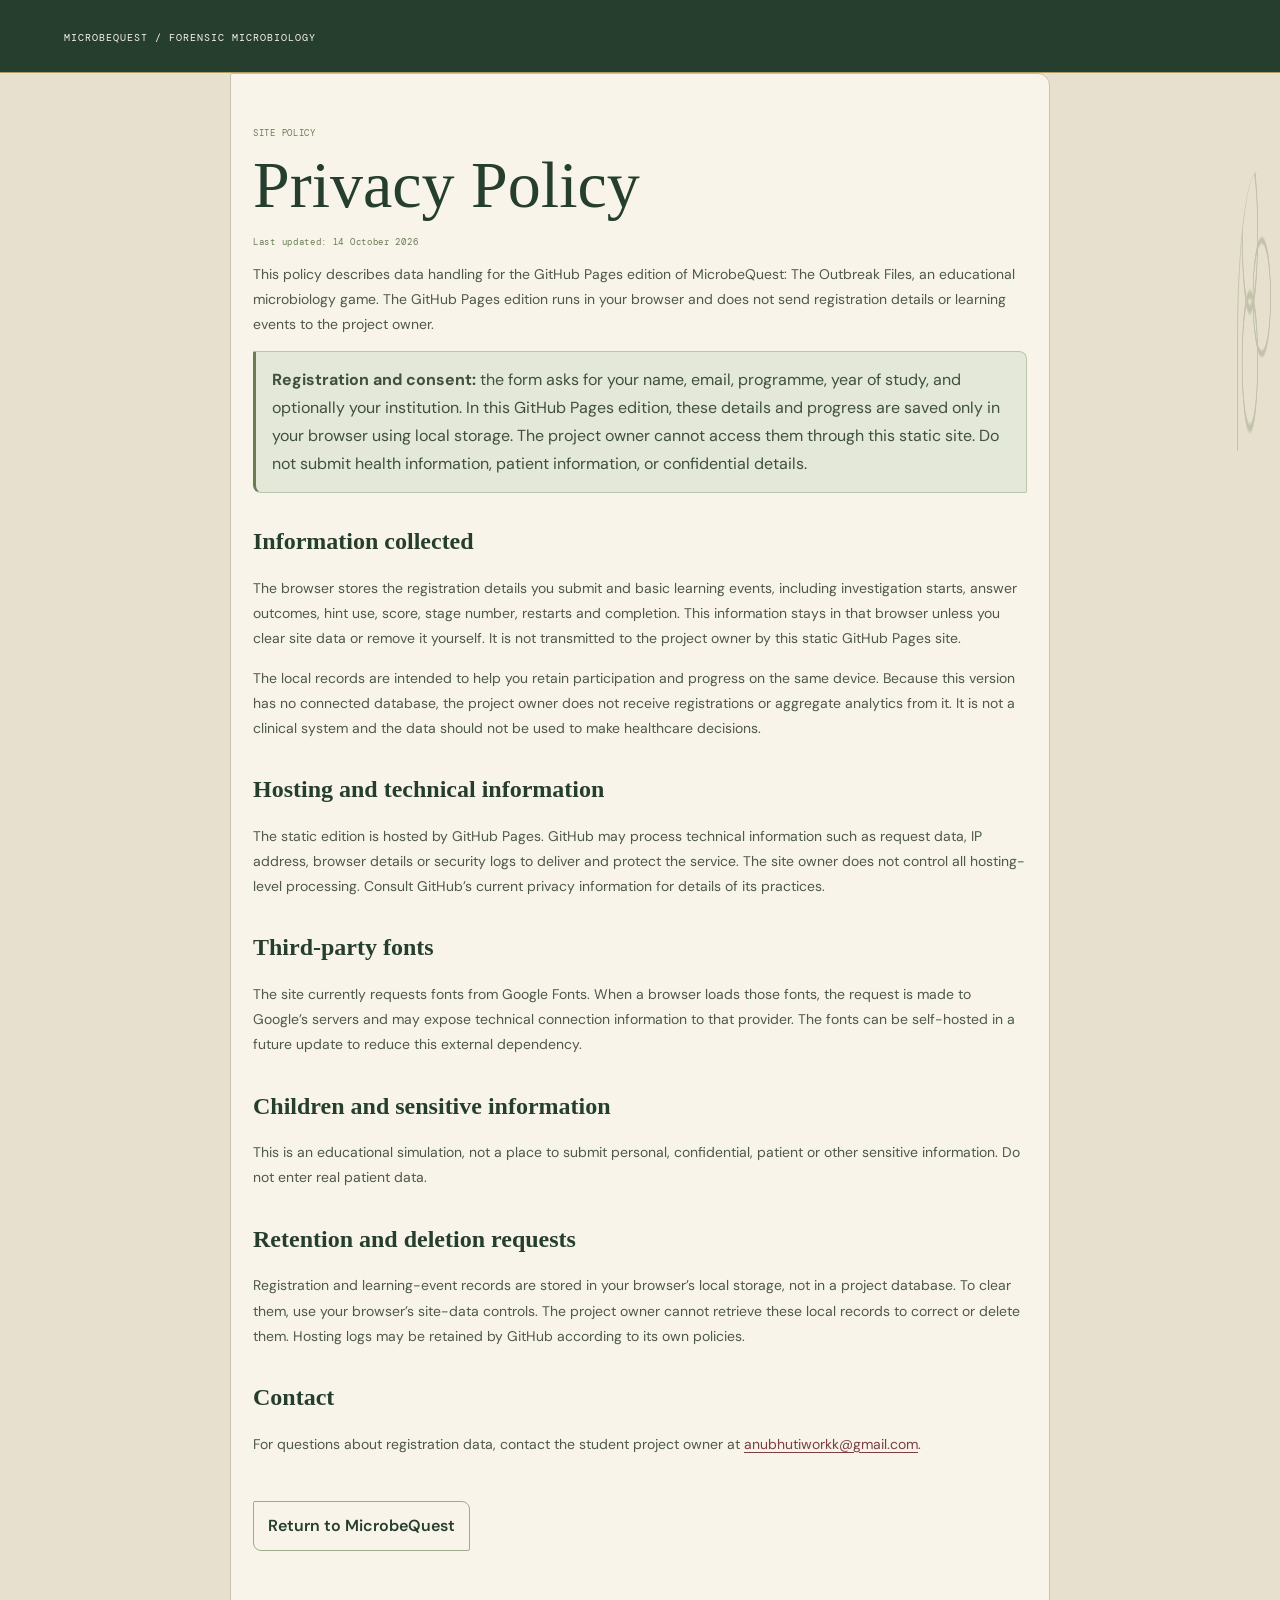
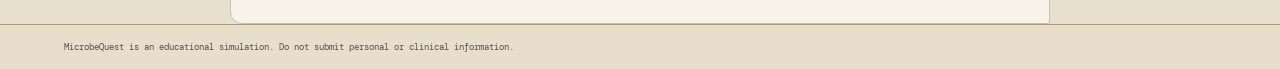
<file: privacy.html>
<!doctype html>
<html lang="en"><head><meta charset="utf-8"><meta name="viewport" content="width=device-width,initial-scale=1"><meta name="robots" content="index,follow"><title>Privacy Policy | MicrobeQuest</title><link rel="icon" type="image/svg+xml" href="favicon.svg"><link rel="stylesheet" href="legal.css"><link rel="stylesheet" href="botanical-archive.css"></head><body><header class="top"><a class="brand" href="index.html">MICROBEQUEST / FORENSIC MICROBIOLOGY</a></header><main class="wrap"><p class="meta">SITE POLICY</p><h1>Privacy Policy</h1><p class="meta">Last updated: 14 October 2026</p><p>This policy describes data handling for the GitHub Pages edition of MicrobeQuest: The Outbreak Files, an educational microbiology game. The GitHub Pages edition runs in your browser and does not send registration details or learning events to the project owner.</p><div class="notice"><strong>Registration and consent:</strong> the form asks for your name, email, programme, year of study, and optionally your institution. In this GitHub Pages edition, these details and progress are saved only in your browser using local storage. The project owner cannot access them through this static site. Do not submit health information, patient information, or confidential details.</div><h2>Information collected</h2><p>The browser stores the registration details you submit and basic learning events, including investigation starts, answer outcomes, hint use, score, stage number, restarts and completion. This information stays in that browser unless you clear site data or remove it yourself. It is not transmitted to the project owner by this static GitHub Pages site.</p><p>The local records are intended to help you retain participation and progress on the same device. Because this version has no connected database, the project owner does not receive registrations or aggregate analytics from it. It is not a clinical system and the data should not be used to make healthcare decisions.</p><h2>Hosting and technical information</h2><p>The static edition is hosted by GitHub Pages. GitHub may process technical information such as request data, IP address, browser details or security logs to deliver and protect the service. The site owner does not control all hosting-level processing. Consult GitHub’s current privacy information for details of its practices.</p><h2>Third-party fonts</h2><p>The site currently requests fonts from Google Fonts. When a browser loads those fonts, the request is made to Google’s servers and may expose technical connection information to that provider. The fonts can be self-hosted in a future update to reduce this external dependency.</p><h2>Children and sensitive information</h2><p>This is an educational simulation, not a place to submit personal, confidential, patient or other sensitive information. Do not enter real patient data.</p><h2>Retention and deletion requests</h2><p>Registration and learning-event records are stored in your browser’s local storage, not in a project database. To clear them, use your browser’s site-data controls. The project owner cannot retrieve these local records to correct or delete them. Hosting logs may be retained by GitHub according to its own policies.</p><h2>Contact</h2><p>For questions about registration data, contact the student project owner at <a href="mailto:anubhutiworkk@gmail.com">anubhutiworkk@gmail.com</a>.</p><a class="back" href="index.html">Return to MicrobeQuest</a></main><footer>MicrobeQuest is an educational simulation. Do not submit personal or clinical information.</footer></body></html>
</file>
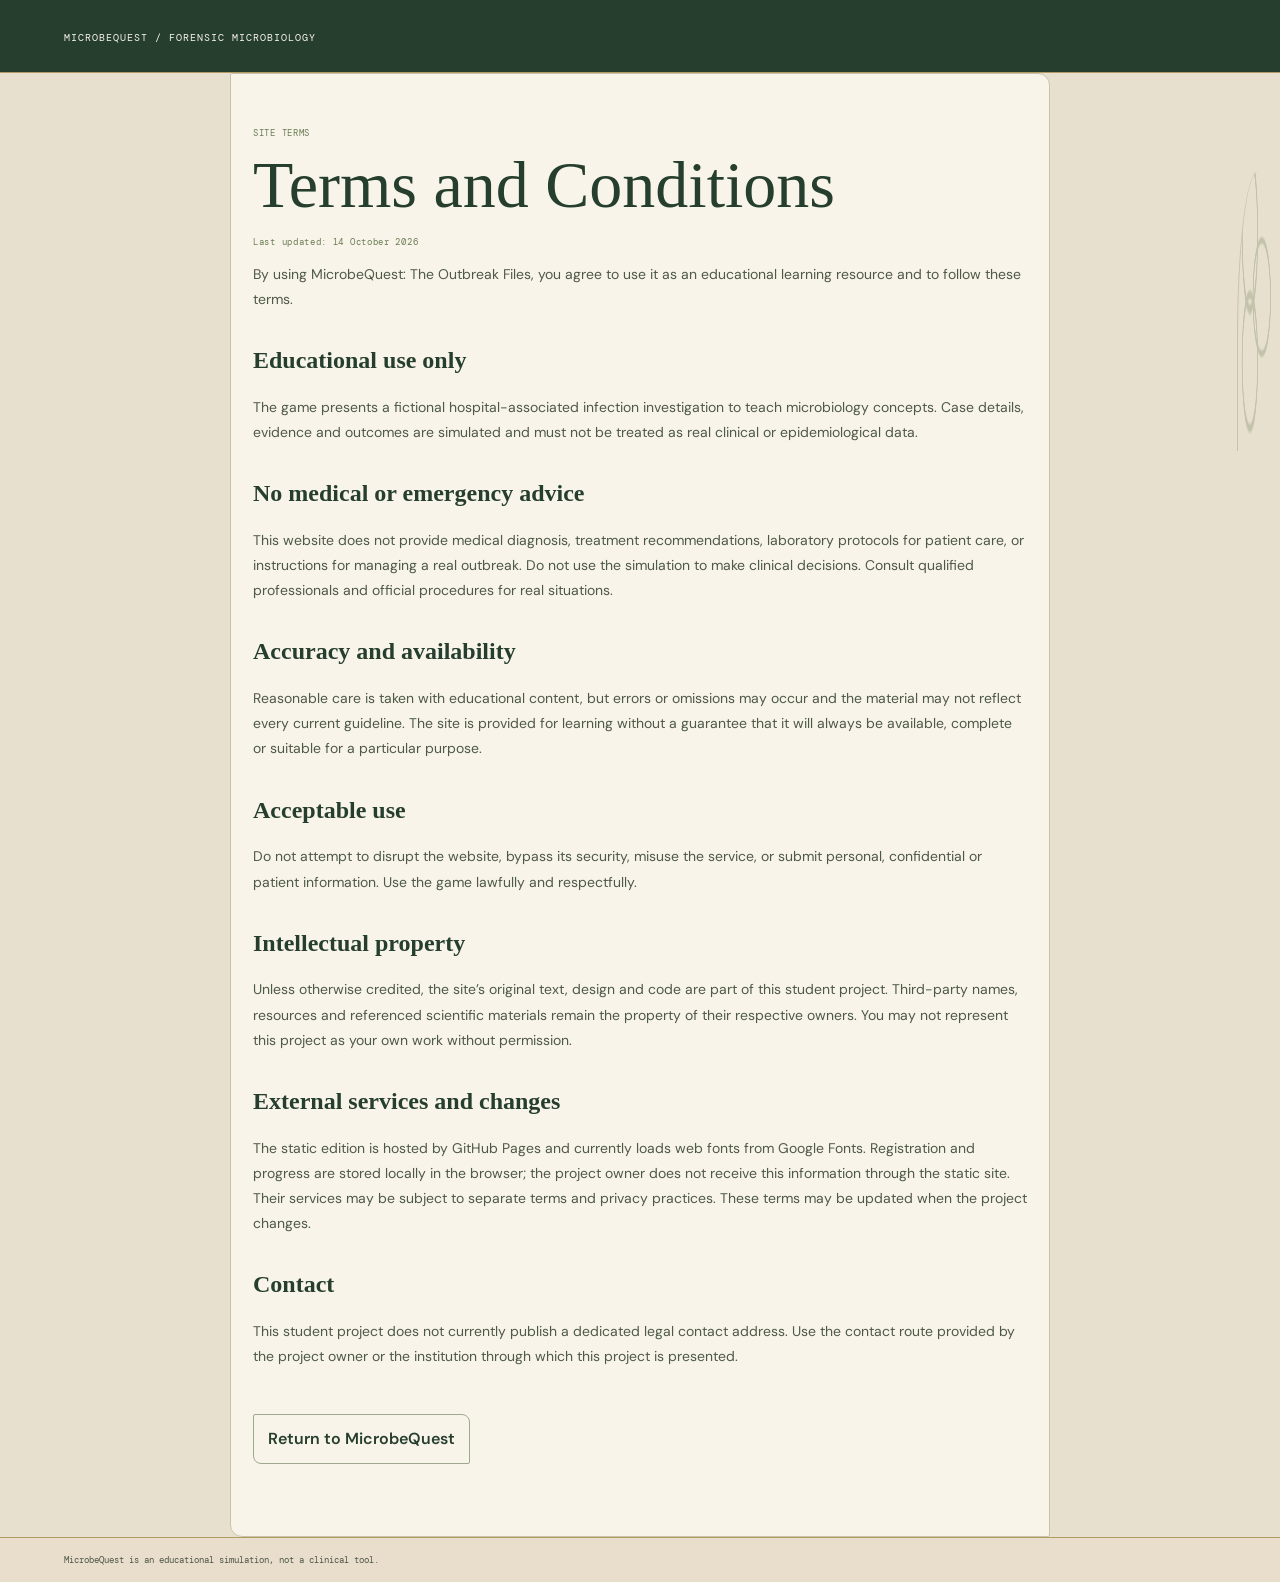
<file: terms.html>
<!doctype html>
<html lang="en"><head><meta charset="utf-8"><meta name="viewport" content="width=device-width,initial-scale=1"><title>Terms and Conditions | MicrobeQuest</title><link rel="icon" type="image/svg+xml" href="favicon.svg"><link rel="stylesheet" href="legal.css"><link rel="stylesheet" href="botanical-archive.css"></head><body><header class="top"><a class="brand" href="index.html">MICROBEQUEST / FORENSIC MICROBIOLOGY</a></header><main class="wrap"><p class="meta">SITE TERMS</p><h1>Terms and Conditions</h1><p class="meta">Last updated: 14 October 2026</p><p>By using MicrobeQuest: The Outbreak Files, you agree to use it as an educational learning resource and to follow these terms.</p><h2>Educational use only</h2><p>The game presents a fictional hospital-associated infection investigation to teach microbiology concepts. Case details, evidence and outcomes are simulated and must not be treated as real clinical or epidemiological data.</p><h2>No medical or emergency advice</h2><p>This website does not provide medical diagnosis, treatment recommendations, laboratory protocols for patient care, or instructions for managing a real outbreak. Do not use the simulation to make clinical decisions. Consult qualified professionals and official procedures for real situations.</p><h2>Accuracy and availability</h2><p>Reasonable care is taken with educational content, but errors or omissions may occur and the material may not reflect every current guideline. The site is provided for learning without a guarantee that it will always be available, complete or suitable for a particular purpose.</p><h2>Acceptable use</h2><p>Do not attempt to disrupt the website, bypass its security, misuse the service, or submit personal, confidential or patient information. Use the game lawfully and respectfully.</p><h2>Intellectual property</h2><p>Unless otherwise credited, the site’s original text, design and code are part of this student project. Third-party names, resources and referenced scientific materials remain the property of their respective owners. You may not represent this project as your own work without permission.</p><h2>External services and changes</h2><p>The static edition is hosted by GitHub Pages and currently loads web fonts from Google Fonts. Registration and progress are stored locally in the browser; the project owner does not receive this information through the static site. Their services may be subject to separate terms and privacy practices. These terms may be updated when the project changes.</p><h2>Contact</h2><p>This student project does not currently publish a dedicated legal contact address. Use the contact route provided by the project owner or the institution through which this project is presented.</p><a class="back" href="index.html">Return to MicrobeQuest</a></main><footer>MicrobeQuest is an educational simulation, not a clinical tool.</footer></body></html>
</file>
<file: legal.css>
@import url('https://fonts.googleapis.com/css2?family=DM+Mono:wght@400;500&family=DM+Sans:wght@400;500;600;700&family=Playfair+Display:wght@500;600;700&display=swap');:root{--bg:#f5e8dc;--panel:#fff4eb;--line:#d7b8a8;--text:#522d29;--muted:#916a61;--red:#b52835}*{box-sizing:border-box}body{margin:0;background:var(--bg);color:var(--text);font-family:'DM Sans',sans-serif;line-height:1.75}.top{padding:22px clamp(20px,5vw,64px);background:var(--panel);border-bottom:1px solid var(--line)}.brand{font:600 13px 'DM Mono',monospace;letter-spacing:1px;color:var(--text);text-decoration:none}.wrap{max-width:820px;margin:0 auto;padding:44px 22px 72px}h1,h2{font-family:'Playfair Display',Georgia,serif;line-height:1.2}h1{font-size:clamp(34px,6vw,52px);margin:0 0 12px}h2{font-size:24px;margin-top:34px}p,li{font-size:15px}a{color:#8b2730} .notice{padding:14px 16px;background:#f6dfd2;border-left:3px solid var(--red)}.back{display:inline-block;margin-top:30px;font-weight:600}small,.meta{color:var(--muted)}footer{padding:20px clamp(20px,5vw,64px);border-top:1px solid var(--line);font-size:12px;color:var(--muted)}@media(prefers-reduced-motion:reduce){*{scroll-behavior:auto!important;animation:none!important;transition:none!important}}
</file>
<file: botanical-archive.css>
/* Botanical Pathogen Archive — restrained natural-history visual system */
:root{
  --ba-forest:#263e2e;--ba-forest-deep:#1b3023;--ba-sage:#dce4d3;--ba-sage-dark:#b9c8ad;
  --ba-moss:#697c53;--ba-burgundy:#7b3f43;--ba-gold:#b29a63;--ba-ivory:#f8f4e9;
  --ba-paper:#eee2c8;--ba-tan:#ddcba7;--ba-terracotta:#a85f48;--ba-ink:#29352b;--ba-muted:#5e6655;
}
html{scroll-behavior:smooth;scroll-padding-top:24px}
body{background:#e7e0ce!important;color:var(--ba-ink)!important;font-family:"DM Sans",Arial,sans-serif!important;overflow-x:hidden}
#cellField,.ambient{display:none!important}
body:before{content:"";position:fixed;inset:0;pointer-events:none;z-index:0;opacity:.25;background-image:radial-gradient(#64734f .55px,transparent .65px);background-size:14px 14px}
body:after{content:"";position:fixed;right:8px;top:19vh;width:34px;height:280px;pointer-events:none;z-index:0;opacity:.28;border-left:1px solid var(--ba-moss);border-radius:60% 0 0 0;background:radial-gradient(ellipse at 35% 22%,transparent 7px,#697c53 7.5px,#697c53 8px,transparent 8.5px),radial-gradient(ellipse at 70% 45%,transparent 8px,#697c53 8.5px,#697c53 9px,transparent 9.5px),radial-gradient(ellipse at 35% 68%,transparent 7px,#697c53 7.5px,#697c53 8px,transparent 8.5px)}
.topbar,main,footer,.credits{position:relative;z-index:1}
.topbar{margin:0!important;padding:12px clamp(18px,5vw,70px)!important;min-height:74px;height:auto!important;background:var(--ba-forest)!important;color:var(--ba-ivory)!important;border:0!important;border-bottom:1px solid var(--ba-gold)!important;border-radius:0!important;box-shadow:none!important;backdrop-filter:none!important}
.brand,.brand-copy{color:var(--ba-ivory)!important;text-shadow:none!important}
.brand-mark{display:grid;place-items:center;background:transparent!important;border:1px solid var(--ba-gold)!important;border-radius:0 8px 0 8px!important;box-shadow:none!important;color:#e6d3a1!important}
.brand-mark span{color:#e6d3a1!important}
.brand-copy{font:600 12px/1.3 "DM Mono",monospace!important;letter-spacing:1.4px}
.brand-copy small{display:block;font:9px/1.6 "DM Mono",monospace!important;color:#d2d9c6!important;letter-spacing:1.2px}
.topbar-actions{display:flex;align-items:center;justify-content:flex-end;gap:14px;flex-wrap:wrap}
.top-meta{font:9px "DM Mono",monospace!important;letter-spacing:.8px;color:#d6ddc9!important}
.tour-launch,.tour-inline{border:0;border-bottom:1px solid var(--ba-gold);border-radius:0;background:transparent;color:inherit;padding:8px 0;font:10px "DM Mono",monospace;letter-spacing:.6px;cursor:pointer}
.tour-launch{color:#f7f0dd}
.tour-inline{color:var(--ba-burgundy);margin-left:3px}
.top-register,.hero-register{font:10px "DM Mono",monospace!important;letter-spacing:.5px!important;border:1px solid #9caa8e!important;border-radius:2px 8px 2px 8px!important;background:transparent!important;color:inherit!important;box-shadow:none!important;padding:10px 13px!important;transform:none!important}
.hero{position:relative;max-width:none!important;margin:0!important;padding:clamp(34px,5.5vw,76px) clamp(22px,8vw,118px) clamp(32px,4vw,52px)!important;min-height:0!important;display:grid!important;grid-template-columns:minmax(0,1fr) 112px!important;align-items:center!important;gap:clamp(22px,4vw,56px)!important;background:var(--ba-ivory)!important;border:0!important;border-bottom:1px solid #c5c4ab!important;border-radius:0!important;box-shadow:none!important;overflow:hidden}
.hero:before{content:"";position:absolute;left:clamp(12px,3.4vw,48px);top:24px;bottom:24px;width:1px;background:linear-gradient(transparent,#9eaa8b 12%,#9eaa8b 88%,transparent)}
.hero-copy{position:relative;max-width:790px!important;padding:0!important}
.eyebrow,.credits-kicker,.stage-meta,.sidebar-label,.scan-label span,.visual-caption,.read-time,.disclaimer,.strip-head,.method-code,.er-kicker{font-family:"DM Mono",monospace!important;letter-spacing:.7px}
.eyebrow{color:var(--ba-moss)!important;font-size:10px!important;line-height:1.6}
.eyebrow-line{background:var(--ba-gold)!important}
h1{font:500 clamp(38px,5.5vw,66px)/.98 "Cormorant Garamond",Georgia,serif!important;letter-spacing:-.6px!important;color:var(--ba-forest)!important;text-shadow:none!important;margin:14px 0 18px!important}
h1 em{font-style:italic;color:var(--ba-burgundy)!important;text-shadow:none!important}
.hero-sub{max-width:620px;font:500 clamp(19px,2vw,24px)/1.35 "Cormorant Garamond",Georgia,serif!important;color:var(--ba-forest)!important;margin:0 0 12px!important}
.hero-body{max-width:690px;color:#525e4d!important;font:14px/1.8 "DM Sans",Arial,sans-serif!important}
.hero-actions{display:flex;align-items:center;gap:12px!important;margin-top:22px!important;flex-wrap:wrap}
.btn{font:10px/1.45 "DM Mono",monospace!important;letter-spacing:.45px;border-radius:2px 9px 2px 9px!important;transition:background-color .15s,border-color .15s,color .15s!important;box-shadow:none!important;transform:none!important}
.btn-primary,.btn-primary:hover{background:var(--ba-forest)!important;color:#fff8e9!important;border:1px solid var(--ba-forest)!important;box-shadow:none!important}
.btn-primary:hover{background:#38563d!important;border-color:var(--ba-gold)!important}
.btn-quiet{background:transparent!important;color:var(--ba-forest)!important;border:1px solid #9da88c!important;border-radius:2px 8px 2px 8px!important;box-shadow:none!important}
.btn-quiet:hover{background:var(--ba-sage)!important;border-color:var(--ba-moss)!important}
.btn:focus-visible,.choice:focus-visible,.tour-launch:focus-visible,.tour-inline:focus-visible{outline:2px solid var(--ba-burgundy)!important;outline-offset:3px}
.read-time{font-size:9px!important;color:#6a715e!important}
.disclaimer{max-width:760px;font:9px/1.7 "DM Mono",monospace!important;letter-spacing:.2px!important;color:#737762!important;border:0!important;margin-top:12px!important}
.hero-botanical-ornament{position:relative;align-self:center;color:var(--ba-moss);width:108px;opacity:.88}
.hero-botanical-ornament svg{display:block;width:100%;height:auto}
.hero-botanical-ornament span{display:block;margin-top:10px;text-align:center;font:7px/1.7 "DM Mono",monospace;letter-spacing:.5px;color:#7a8067}
.unit-strip{max-width:1160px!important;margin:0 auto 40px!important;padding:0 clamp(14px,4vw,50px)!important;background:transparent!important}
.strip-head{color:var(--ba-moss)!important;font-size:9px!important}
.unit-list{background:#e0e5d5!important;border:1px solid #bac4ad!important;border-radius:2px 12px 2px 12px!important;box-shadow:none!important}
.unit-chip{background:transparent!important;border-color:#c4cbb7!important}
.unit-chip span{color:var(--ba-burgundy)!important;font:500 21px "Cormorant Garamond",Georgia,serif!important}
.unit-chip b{font:600 11px/1.5 "DM Sans",Arial,sans-serif!important;color:var(--ba-forest)!important}
.game{max-width:1260px!important;margin:0 auto!important;padding:0 clamp(14px,3vw,38px)!important}
.game-top{background:var(--ba-forest)!important;border:1px solid var(--ba-gold)!important;border-radius:2px 15px 2px 15px!important;box-shadow:none!important;padding:clamp(18px,3vw,30px)!important}
.game-top .eyebrow{color:#d4dec9!important}
.game-top h2{font:500 clamp(27px,3vw,37px)/1.1 "Cormorant Garamond",Georgia,serif!important;color:var(--ba-ivory)!important}
.progress-box{color:#e0e5d5!important;font:9px "DM Mono",monospace!important}
.progress-track{background:#52664d!important}
.progress-track div{background:var(--ba-gold)!important}
.game-layout{background:transparent!important;border:1px solid #bdc3ad!important;border-top:0!important;border-radius:0 0 2px 15px!important;box-shadow:none!important;overflow:hidden}
.case-sidebar{background:#e0e5d5!important;border:0!important;border-right:1px solid #c0c7b2!important;color:var(--ba-forest)!important}
.sidebar-label{font-size:9px!important;color:var(--ba-moss)!important}
.case-status{font:9px "DM Mono",monospace!important;color:var(--ba-burgundy)!important}
.live-dot{background:var(--ba-moss)!important;box-shadow:none!important}
.sidebar-rule{background:#bdc7b2!important}
.investigator{color:#3e5941!important;font:italic 17px "Cormorant Garamond",Georgia,serif!important}
.evidence-log{color:#475743!important}
.empty-log{color:#727966!important;font:12px/1.6 "Cormorant Garamond",Georgia,serif!important}
.score-card{background:#f4eedf!important;border:1px solid #b9c4ab!important;border-radius:2px 10px 2px 10px!important;box-shadow:none!important;color:var(--ba-forest)!important}
.score-card span,.score-card small{font:9px "DM Mono",monospace!important;color:#66715a!important}
.score-card strong{font:500 36px "Cormorant Garamond",Georgia,serif!important;color:var(--ba-burgundy)!important}
.stage-panel{background:#fbf7ec!important}
.stage-meta{color:var(--ba-moss)!important;font-size:9px!important}
.stage-panel h3{font:600 clamp(24px,3vw,34px)/1.15 "Cormorant Garamond",Georgia,serif!important;letter-spacing:0!important;color:var(--ba-forest)!important}
.question-text{font:14px/1.8 "DM Sans",Arial,sans-serif!important;color:#4d5948!important}
.evidence-card{position:relative;background:#efe4ce!important;border:1px solid #c9b999!important;border-left:3px solid var(--ba-moss)!important;border-radius:2px 10px 2px 10px!important;box-shadow:none!important;color:#374332!important}
.evidence-card:before{color:var(--ba-burgundy)!important;font:9px "DM Mono",monospace!important}
.evidence-card strong{font:600 17px/1.3 "Cormorant Garamond",Georgia,serif!important;color:var(--ba-forest)!important}
.evidence-card p{font:13px/1.75 "DM Sans",Arial,sans-serif!important;color:#535b4a!important}
.choice{background:#f7f1e3!important;border:1px solid #c9bea4!important;border-radius:2px 8px 2px 8px!important;box-shadow:none!important;color:#344233!important;font:13px/1.6 "DM Sans",Arial,sans-serif!important}
.choice:hover:not(:disabled){background:#e4e9d9!important;border-color:#8c9a78!important;transform:none!important}
.choice-letter{background:#dce4d3!important;border:1px solid #b8c5ac!important;color:var(--ba-forest)!important;border-radius:0 5px 0 5px!important;font:12px "DM Mono",monospace!important}
.choice.correct{background:#e3ead9!important;border-color:#6c865a!important}
.choice.incorrect{background:#f0dfd8!important;border-color:#a86a68!important}
.feedback,.hint-text{background:#e4e9da!important;border:1px solid #b9c6aa!important;border-left:3px solid var(--ba-moss)!important;border-radius:2px 8px 2px 8px!important;color:#42513d!important;font:13px/1.75 "DM Sans",Arial,sans-serif!important}
.feedback.is-wrong{background:#f1e1d9!important;border-left-color:var(--ba-burgundy)!important}
.stage-controls{display:flex;gap:10px;flex-wrap:wrap;margin-top:16px}
.evidence-room{background:#e4e8d9!important;border:1px solid #bac4ad!important;border-top:3px double var(--ba-gold)!important;border-radius:2px 16px 2px 16px!important;padding:clamp(14px,3vw,30px)!important;margin-top:20px!important;color:var(--ba-ink)!important;box-shadow:none!important}
.er-heading{border-bottom:1px solid #bdc5b1!important;padding-bottom:18px!important}
.er-heading h2{font:500 clamp(27px,3vw,38px)/1.05 "Cormorant Garamond",Georgia,serif!important;color:var(--ba-forest)!important}
.er-kicker,.er-small,.er-session{font:9px "DM Mono",monospace!important;letter-spacing:.5px!important;color:var(--ba-moss)!important}
.er-heading p,.er-explainer,.er-status{font:13px/1.7 "DM Sans",Arial,sans-serif!important;color:#525c4d!important}
.er-progress{font:9px "DM Mono",monospace!important;color:var(--ba-burgundy)!important}
.er-tabs{display:flex;gap:5px;flex-wrap:wrap;border-bottom:1px solid #c2c8b6!important;padding:12px 0!important}
.er-tab{background:transparent!important;border:1px solid #b5c0a7!important;border-radius:2px 7px 2px 7px!important;color:var(--ba-forest)!important;padding:10px 12px!important;font:9px "DM Mono",monospace!important}
.er-tab.is-active,.er-tab[aria-pressed="true"]{background:var(--ba-forest)!important;color:#fff7e8!important;border-color:var(--ba-forest)!important}
.er-status{background:#f4efdf!important;border:1px solid #c7c6ad!important;border-left:3px solid var(--ba-moss)!important;padding:10px 12px!important}
.er-section-head{border-bottom:1px solid #c0c7b2!important;padding-bottom:10px!important}
.er-section-head h3{font:600 22px "Cormorant Garamond",Georgia,serif!important;color:var(--ba-forest)!important}
.er-two-col{gap:18px!important}
.er-objects{gap:8px!important}
.er-object,.er-inspector,.er-inventory-item,.er-board-empty,.er-relations>*,.er-hypothesis{background:#f7f0df!important;border:1px solid #c9bea3!important;border-radius:2px 9px 2px 9px!important;box-shadow:none!important;color:#334232!important}
.er-object{padding:12px!important}
.er-object:hover,.er-object.is-selected{background:#e2e8d7!important;border-color:#788b65!important}
.er-object.is-collected{border-left:3px solid var(--ba-moss)!important}
.er-object-icon{color:var(--ba-burgundy)!important}
.er-object-copy b,.er-inspector h3,.er-board-clue b,.er-hypothesis b{font:600 17px/1.25 "Cormorant Garamond",Georgia,serif!important;color:var(--ba-forest)!important}
.er-object-copy small,.er-state,.er-inspector p,.er-inventory-item,.er-board-clue p,.er-hypothesis small{font:11px/1.65 "DM Sans",Arial,sans-serif!important;color:#58604e!important}
.er-state{font:8px "DM Mono",monospace!important;color:var(--ba-moss)!important}
.er-inspector,.er-inventory-item{padding:14px!important}
.er-board{position:relative;background:#e4d7b7!important;border:1px solid #c0ac82!important;border-radius:2px 12px 2px 12px!important;min-height:260px!important;padding:18px!important;overflow:hidden}
.er-board:before{content:"";position:absolute;inset:10px;pointer-events:none;border:1px dashed #b7a47c}
.er-string-layer{pointer-events:none!important}
.er-string{stroke:var(--ba-burgundy)!important;stroke-width:1.7!important;opacity:.76!important}
.er-string-auto{stroke:#a18c60!important;stroke-dasharray:4 5!important;opacity:.65!important}
.er-string-label{fill:var(--ba-burgundy)!important;font:9px "DM Mono",monospace!important}
.er-sticky-note,.er-board-clue{background:#f1e3b9!important;border:1px solid #c5b17e!important;border-radius:2px 7px 2px 7px!important;box-shadow:2px 3px 0 #a68e5c26!important;color:var(--ba-ink)!important}
.er-board-clue.is-selected{border:2px solid var(--ba-burgundy)!important;background:#f0dfd3!important}
.er-pin{background:var(--ba-burgundy)!important;box-shadow:none!important}
.er-note-top small,.er-drag-hint{font:8px "DM Mono",monospace!important;color:#6c6b51!important}
.er-timeline{border-left:1px solid #9cab8a!important}
.er-timeline-item{background:#f7f0df!important;border:1px solid #c9bea3!important;border-radius:2px 8px 2px 8px!important;color:var(--ba-ink)!important}
.er-time-index{background:#e0e6d6!important;border:1px solid #bac5ad!important;color:var(--ba-forest)!important;font:10px "DM Mono",monospace!important}
.er-timeline-copy b{font:600 17px "Cormorant Garamond",Georgia,serif!important;color:var(--ba-forest)!important}
.er-timeline-copy p{font:12px/1.6 "DM Sans",Arial,sans-serif!important;color:#58604e!important}
.er-reorder button{border:1px solid #a9b59a!important;border-radius:2px 6px 2px 6px!important;background:#e4e9d9!important;color:var(--ba-forest)!important}
.er-hypothesis{padding:14px!important}
.er-hypothesis.is-chosen{border-color:var(--ba-burgundy)!important;background:#f0e3d9!important}
.er-hypothesis-label input{accent-color:var(--ba-burgundy)}
.er-pill{background:#e2e8d8!important;border:1px solid #b9c6ac!important;border-radius:2px 6px 2px 6px!important;color:#43583d!important;font:9px "DM Mono",monospace!important}
.er-pill.is-contradict{background:#f0dfd8!important;border-color:#c9a39c!important;color:var(--ba-burgundy)!important}
.er-pill.is-uncertain{background:#eee4ce!important;border-color:#c8b58a!important;color:#665b3e!important}
.er-feedback{background:#e2e8d8!important;border:1px solid #bac6ae!important;border-left:3px solid var(--ba-moss)!important;border-radius:2px 8px 2px 8px!important;padding:12px!important;color:#43513c!important;font:12px/1.7 "DM Sans",Arial,sans-serif!important}
.er-feedback.is-good{border-left-color:var(--ba-moss)!important}
.method-note{max-width:1160px!important;margin:34px auto!important;padding:clamp(20px,3vw,34px)!important;background:var(--ba-forest)!important;border:3px double var(--ba-gold)!important;border-radius:2px 18px 2px 18px!important;color:#f6f0df!important;box-shadow:none!important}
.method-note b{font:500 25px "Cormorant Garamond",Georgia,serif!important;color:#f6f0df!important}
.method-note p{font:13px/1.8 "DM Sans",Arial,sans-serif!important;color:#e1e6d7!important}
.method-code{color:#d9c58e!important;font-size:9px!important}
footer{display:flex;justify-content:space-between;gap:16px;flex-wrap:wrap;padding:16px clamp(18px,5vw,70px)!important;background:#e8decb!important;border-top:1px solid var(--ba-gold)!important;color:#4e5546!important;font:9px "DM Mono",monospace!important}
footer a{color:var(--ba-forest)!important;text-underline-offset:3px}
.credits{max-width:none!important;width:100%!important;margin:0!important;padding:clamp(24px,4vw,46px) clamp(18px,7vw,100px)!important;background:var(--ba-terracotta)!important;border:0!important;border-top:1px solid var(--ba-gold)!important;color:#fff4e5!important;backdrop-filter:none!important;box-shadow:inset 0 0 0 5px #f2d7b72b!important}
.credits:before,.credits:after{content:"";position:absolute;width:58px;height:78px;pointer-events:none;opacity:.7;border:0;border-left:1px solid #d7bd85;border-radius:70% 0 0 0}
.credits:before{top:14px;left:16px;transform:rotate(-12deg)}
.credits:after{right:16px;bottom:14px;transform:scaleX(-1) rotate(-12deg)}
.credits-kicker{color:#f2d9a9!important;font-size:9px!important}
.credits h2{font:500 clamp(28px,3.5vw,42px)/1.1 "Cormorant Garamond",Georgia,serif!important;letter-spacing:0!important;color:#fff4e5!important}
.credits-project-note{max-width:900px;margin:14px 0 20px;color:#fff1df;font:14px/1.8 "DM Sans",Arial,sans-serif}
.credits-byline{font:10px/1.8 "DM Mono",monospace!important;color:#f3dfc1!important;letter-spacing:.3px}
.credits-byline span{color:#e7ca8c!important;padding:0 5px}
.credits-details{grid-template-columns:repeat(2,minmax(0,1fr))!important;gap:12px 28px!important}
.credits-details div{border-color:#e3b69f!important;padding-top:9px!important}
.credits-details span{font:8px "DM Mono",monospace!important;color:#f2d9bd!important}
.credits-details strong{font:12px/1.65 "DM Sans",Arial,sans-serif!important;color:#fff4e5!important}
.credits-details a,.credits-sources a{color:#fff4e5!important;text-decoration-color:#e2c481!important;text-underline-offset:3px}
.credits-sources{display:flex;flex-wrap:wrap;gap:10px 18px;margin-top:24px;padding-top:16px;border-top:1px solid #e3b69f}
.credits-sources span{flex-basis:100%;font:9px "DM Mono",monospace;color:#f2d9a9;letter-spacing:.8px}
.credits-sources a{font:10px/1.6 "DM Mono",monospace}
.tour-guide{position:fixed;z-index:12000;width:min(360px,calc(100vw - 24px));max-height:min(72vh,460px);overflow:auto;padding:16px 18px;background:#fbf6e9;color:var(--ba-ink);border:1px solid var(--ba-gold);border-radius:2px 12px 2px 12px;box-shadow:0 10px 32px #1a271c35,inset 0 0 0 4px #ddd2b940}
.tour-guide[hidden]{display:none!important}
.tour-head{display:flex;align-items:center;justify-content:space-between;border-bottom:1px solid #d4c7a9;padding-bottom:8px;font:8px "DM Mono",monospace;letter-spacing:.6px;color:var(--ba-moss)}
.tour-head button{border:0;background:transparent;color:var(--ba-burgundy);font-size:22px;cursor:pointer}
.tour-step-count{font:9px "DM Mono",monospace;color:var(--ba-burgundy);margin:12px 0 4px}
.tour-guide h2{font:600 25px/1.1 "Cormorant Garamond",Georgia,serif;color:var(--ba-forest);margin:5px 0 8px}
.tour-guide>p:not(.tour-step-count){font:13px/1.7 "DM Sans",Arial,sans-serif;color:#4e5948;margin:0 0 12px}
.tour-progress{height:3px;background:#e3ddca;margin:12px 0}
.tour-progress span{display:block;height:100%;background:var(--ba-moss);width:10%;transition:width .16s}
.tour-controls{display:flex;align-items:center;gap:7px}
.tour-controls button{font:9px "DM Mono",monospace;text-transform:uppercase;border-radius:2px;padding:9px 10px;cursor:pointer}
#tourBack,#tourNext{background:var(--ba-forest);color:#fff7e8;border:1px solid var(--ba-forest)}
#tourBack:disabled,#tourNext:disabled{opacity:.45;cursor:not-allowed}
#tourSkip{margin-left:auto;border:0;border-bottom:1px solid var(--ba-gold);background:transparent;color:var(--ba-burgundy)}
.tour-target-active{position:relative!important;z-index:11000!important;outline:2px solid var(--ba-burgundy)!important;outline-offset:4px!important;box-shadow:0 0 0 6px #7b3f431c!important;scroll-margin:22px}
.hidden{display:none!important}
@media(max-width:850px){
 .hero{grid-template-columns:minmax(0,1fr) 82px!important;gap:18px!important;padding-top:42px!important}
 .hero-botanical-ornament{width:80px}
 .top-meta{display:none}
 .game-layout{border-radius:0 0 2px 12px!important}
 .er-two-col{grid-template-columns:1fr!important}
 .er-inspector{min-height:0}
}
@media(max-width:540px){
 .topbar{padding:10px 14px!important;flex-wrap:wrap;gap:10px}
 .topbar-actions{gap:10px}
 .brand-copy{font-size:10px!important}
 .brand-copy small{font-size:8px!important}
 .hero{grid-template-columns:minmax(0,1fr) 52px!important;padding:32px 18px 36px 24px!important;gap:12px!important}
 .hero-botanical-ornament{width:52px}
 .hero-botanical-ornament span{font-size:6px}
 h1{font-size:clamp(34px,9.5vw,46px)!important;line-height:1.02!important;letter-spacing:-.4px!important}
 .hero-sub{font-size:19px!important}
 .hero-body{font-size:13px!important}
 .hero-actions{gap:8px!important}
 .hero-actions .btn{width:auto;max-width:100%}
 .read-time{flex-basis:100%}
 .unit-strip{margin-bottom:28px!important}
 .unit-list{grid-template-columns:repeat(2,minmax(0,1fr))!important}
 .unit-chip{padding:10px 7px!important}
 .unit-chip:nth-child(3){border-right:1px solid #c4cbb7!important}
 .unit-chip:nth-child(n+4){border-top:1px solid #c4cbb7!important}
 .game-top{align-items:flex-start!important;gap:14px!important}
 .game-top h2{font-size:26px!important;line-height:1.15!important}
 .case-sidebar{grid-template-columns:1fr 1fr!important}
 .er-tabs{display:grid;grid-template-columns:repeat(2,minmax(0,1fr))}
 .er-tab{min-width:0;padding:10px 7px!important}
 .er-board{padding:12px!important;min-height:220px!important}
 .er-sticky-note,.er-board-clue{max-width:100%;overflow-wrap:anywhere}
 .credits{padding:26px 18px!important}
 .credits-details{grid-template-columns:1fr!important}
 .credits-sources{display:grid;grid-template-columns:1fr;gap:10px}
 .tour-guide{max-height:65vh}
 .tour-controls{gap:5px}
 .tour-controls button{padding:8px 7px;font-size:8px}
}
/* Source-based casebook cards */
.outbreak-archive{max-width:1260px;margin:0 auto 46px;padding:0 clamp(18px,4vw,54px)}
.outbreak-heading{display:grid;grid-template-columns:minmax(0,1fr) minmax(220px,.7fr);align-items:end;gap:26px;margin:0 0 20px}
.outbreak-heading .eyebrow{margin:0 0 8px}
.outbreak-heading h2{margin:0;color:var(--ba-forest);font:500 clamp(29px,3.6vw,43px)/1.05 "Cormorant Garamond",Georgia,serif}
.outbreak-heading>p{margin:0;color:var(--ba-muted);font:12px/1.75 "DM Sans",Arial,sans-serif}
.outbreak-grid{display:grid;grid-template-columns:repeat(3,minmax(0,1fr));gap:14px}
.outbreak-card{position:relative;min-width:0;padding:20px 18px 18px;background:linear-gradient(110deg,#f0e5cd,#e7d8b9);border:1px solid #b9a983;border-radius:2px 12px 2px 12px;box-shadow:inset 0 0 0 4px #fff9e533}
.outbreak-card:before{content:"";position:absolute;top:0;left:0;width:4px;height:100%;background:#899875}
.outbreak-card-head{display:flex;justify-content:space-between;gap:8px;flex-wrap:wrap;padding-bottom:11px;border-bottom:1px solid #cbbd9c;color:#59664b;font:8px "DM Mono",monospace;letter-spacing:.45px}
.outbreak-tag{margin:14px 0 7px;color:var(--ba-burgundy);font:8px "DM Mono",monospace;letter-spacing:.6px}
.outbreak-card h3{margin:0 0 10px;color:var(--ba-forest);font:600 23px/1.1 "Cormorant Garamond",Georgia,serif}
.outbreak-card>p:not(.outbreak-tag):not(.outbreak-meta){color:#50594a;font:12px/1.75 "DM Sans",Arial,sans-serif}
.outbreak-meta{margin:14px 0;color:#6c6b55;font:8px/1.8 "DM Mono",monospace;letter-spacing:.4px}
.outbreak-link{display:inline-block;margin-top:5px;border-bottom:1px solid var(--ba-gold);padding-bottom:4px;color:var(--ba-burgundy);font:9px "DM Mono",monospace;text-decoration:none}
.outbreak-link:hover{color:var(--ba-forest);border-color:var(--ba-burgundy)}
@media(max-width:850px){.outbreak-grid{grid-template-columns:1fr}.outbreak-heading{grid-template-columns:1fr;gap:8px}.outbreak-card{padding:18px}}

.er-spark{color:var(--ba-gold)!important;text-shadow:none!important}
.er-board-tools label{font:9px "DM Mono",monospace!important;color:var(--ba-forest)!important}
.er-board-tools select{border:1px solid #b9c4ac!important;border-radius:2px 7px 2px 7px!important;background:#f8f3e7!important;color:var(--ba-forest)!important;padding:9px!important}
.er-actions{display:flex;gap:10px;flex-wrap:wrap;margin-top:14px}
.er-actions .btn{min-height:40px}
.er-object:focus-visible,.er-board-clue:focus-visible,.er-tab:focus-visible,.er-reorder button:focus-visible,.er-hypothesis input:focus-visible{outline:2px solid var(--ba-burgundy)!important;outline-offset:3px}
.er-inventory-wrap{margin-top:22px;padding-top:18px;border-top:1px solid #c0c7b2}
.er-inventory{display:grid;grid-template-columns:repeat(2,minmax(0,1fr));gap:8px}
.er-relations{display:grid;gap:8px;margin-top:12px}
.er-hypotheses{display:grid;gap:10px}
.er-hypothesis-evidence{display:flex;flex-wrap:wrap;gap:6px;margin-top:10px}
.er-board-tools{display:flex;align-items:center;gap:9px;flex-wrap:wrap;margin:14px 0}
.er-board-empty{padding:32px 18px;text-align:center;position:relative;z-index:1}
.er-board-empty b{font:600 20px "Cormorant Garamond",Georgia,serif;color:var(--ba-forest)}
.er-board-empty p{font:12px/1.7 "DM Sans",Arial,sans-serif;color:#58604e}
.er-object-copy{display:grid;gap:4px}
.er-inspector h3{margin:8px 0}
.er-inspector ul{color:#58604e;font:12px/1.7 "DM Sans",Arial,sans-serif}
.er-inspector button{border-radius:2px 8px 2px 8px!important}
.er-inspector .btn-primary{background:var(--ba-forest)!important;color:#fff7e8!important}
.er-board-clue{position:relative;z-index:2;max-width:100%}
.er-timeline{padding-left:22px!important}
.er-timeline-item{display:grid;grid-template-columns:34px minmax(0,1fr) auto;align-items:start;gap:12px;padding:12px!important;margin:0 0 10px}
.er-reorder{display:flex;flex-direction:column;gap:4px}
.er-reorder button{min-width:28px;min-height:28px;cursor:pointer}
.er-hypothesis-label{display:flex;align-items:flex-start;gap:10px;cursor:pointer}
.er-hypothesis-label input{margin-top:4px}
.er-status{margin:12px 0!important}
.er-section-head{margin:14px 0!important}
.er-object-icon{font:18px "Cormorant Garamond",Georgia,serif!important}
@media(max-width:540px){.er-inventory{grid-template-columns:1fr}.er-timeline-item{grid-template-columns:28px minmax(0,1fr) auto;gap:8px}.er-board-tools .btn{width:100%}}

/* Registration and legal pages share the same archive materials */
.registration-overlay{background:rgba(24,40,28,.72)!important;backdrop-filter:none!important}
.registration-panel{background:var(--ba-ivory)!important;border:1px solid var(--ba-gold)!important;border-radius:2px 14px 2px 14px!important;box-shadow:0 18px 60px #14241844,inset 0 0 0 4px #eee4cf!important;color:var(--ba-ink)!important}
.registration-panel .credits-kicker{color:var(--ba-moss)!important}
.registration-panel h2{font:500 clamp(28px,4vw,38px)/1.12 "Cormorant Garamond",Georgia,serif!important;letter-spacing:0!important;color:var(--ba-forest)!important}
.registration-intro,.registration-footnote{font:12px/1.75 "DM Sans",Arial,sans-serif!important;color:#5c6554!important}
.registration-panel form>label{font:9px "DM Mono",monospace!important;letter-spacing:.5px!important;color:#59684c!important}
.registration-panel input:not([type=checkbox]),.registration-panel select{border:1px solid #b9c4ac!important;border-radius:2px 7px 2px 7px!important;background:#fffdf6!important;color:var(--ba-ink)!important;font:13px "DM Sans",Arial,sans-serif!important}
.registration-panel input:focus,.registration-panel select:focus{outline:2px solid var(--ba-burgundy)!important}
.registration-panel .consent-row{font:12px/1.7 "DM Sans",Arial,sans-serif!important;color:#374434!important}
.registration-panel .consent-row input{accent-color:var(--ba-burgundy)!important}
.registration-panel .consent-row a{color:var(--ba-burgundy)!important}
.registration-close{color:var(--ba-burgundy)!important;font:25px/1 "Cormorant Garamond",Georgia,serif!important}
.registration-status{color:var(--ba-burgundy)!important;font:12px/1.6 "DM Sans",Arial,sans-serif!important}
.registration-panel .registration-submit{width:100%;border-radius:2px 9px 2px 9px!important}
.top{background:var(--ba-forest)!important;color:var(--ba-ivory)!important;border-bottom:1px solid var(--ba-gold)!important;backdrop-filter:none!important}
.top .brand{color:var(--ba-ivory)!important;font:10px "DM Mono",monospace!important}
.wrap{background:var(--ba-ivory)!important;color:var(--ba-ink)!important;border:1px solid #c7c3aa!important;border-radius:2px 12px 2px 12px!important;box-shadow:none!important}
.wrap h1,.wrap h2{font-family:"Cormorant Garamond",Georgia,serif!important;color:var(--ba-forest)!important;text-shadow:none!important;letter-spacing:0!important}
.wrap p,.wrap li{font:14px/1.8 "DM Sans",Arial,sans-serif!important;color:#4e5948!important}
.wrap .meta{font:9px "DM Mono",monospace!important;letter-spacing:.7px!important;color:var(--ba-moss)!important}
.wrap .notice{background:#e3e8d8!important;border:1px solid #b9c6ac!important;border-left:3px solid var(--ba-moss)!important;color:#3f503b!important;border-radius:2px 8px 2px 8px!important}
.wrap a{color:var(--ba-burgundy)!important;text-underline-offset:3px}
.wrap .back{display:inline-block;border:1px solid #9eaa8d!important;border-radius:2px 8px 2px 8px!important;background:transparent!important;color:var(--ba-forest)!important;padding:10px 14px!important;text-decoration:none!important}
.wrap .back:hover{background:var(--ba-sage)!important}

@media(prefers-reduced-motion:reduce){html{scroll-behavior:auto}*,*::before,*::after{animation:none!important;transition:none!important}}
</file>
